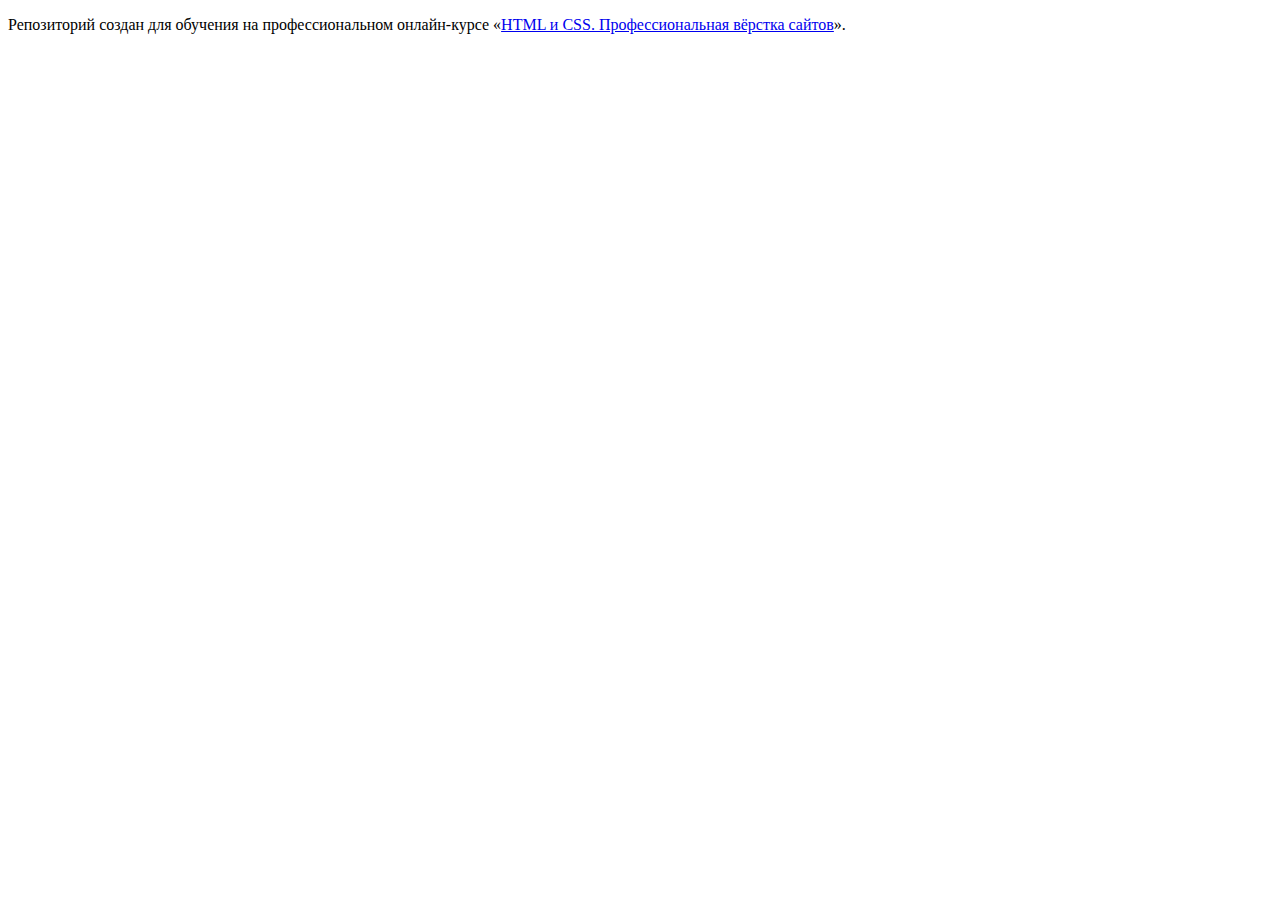
<file: index.html>
<!DOCTYPE html>
<html lang="ru">
  <head>
    <meta charset="utf-8">
    <title>HTML Academy: Седона</title>
  </head>
  <body>

    <p>Репозиторий создан для обучения на профессиональном онлайн‑курсе «<a href="https://htmlacademy.ru/intensive/htmlcss">HTML и CSS. Профессиональная вёрстка сайтов</a>».</p>

  </body>
</html>
</file>
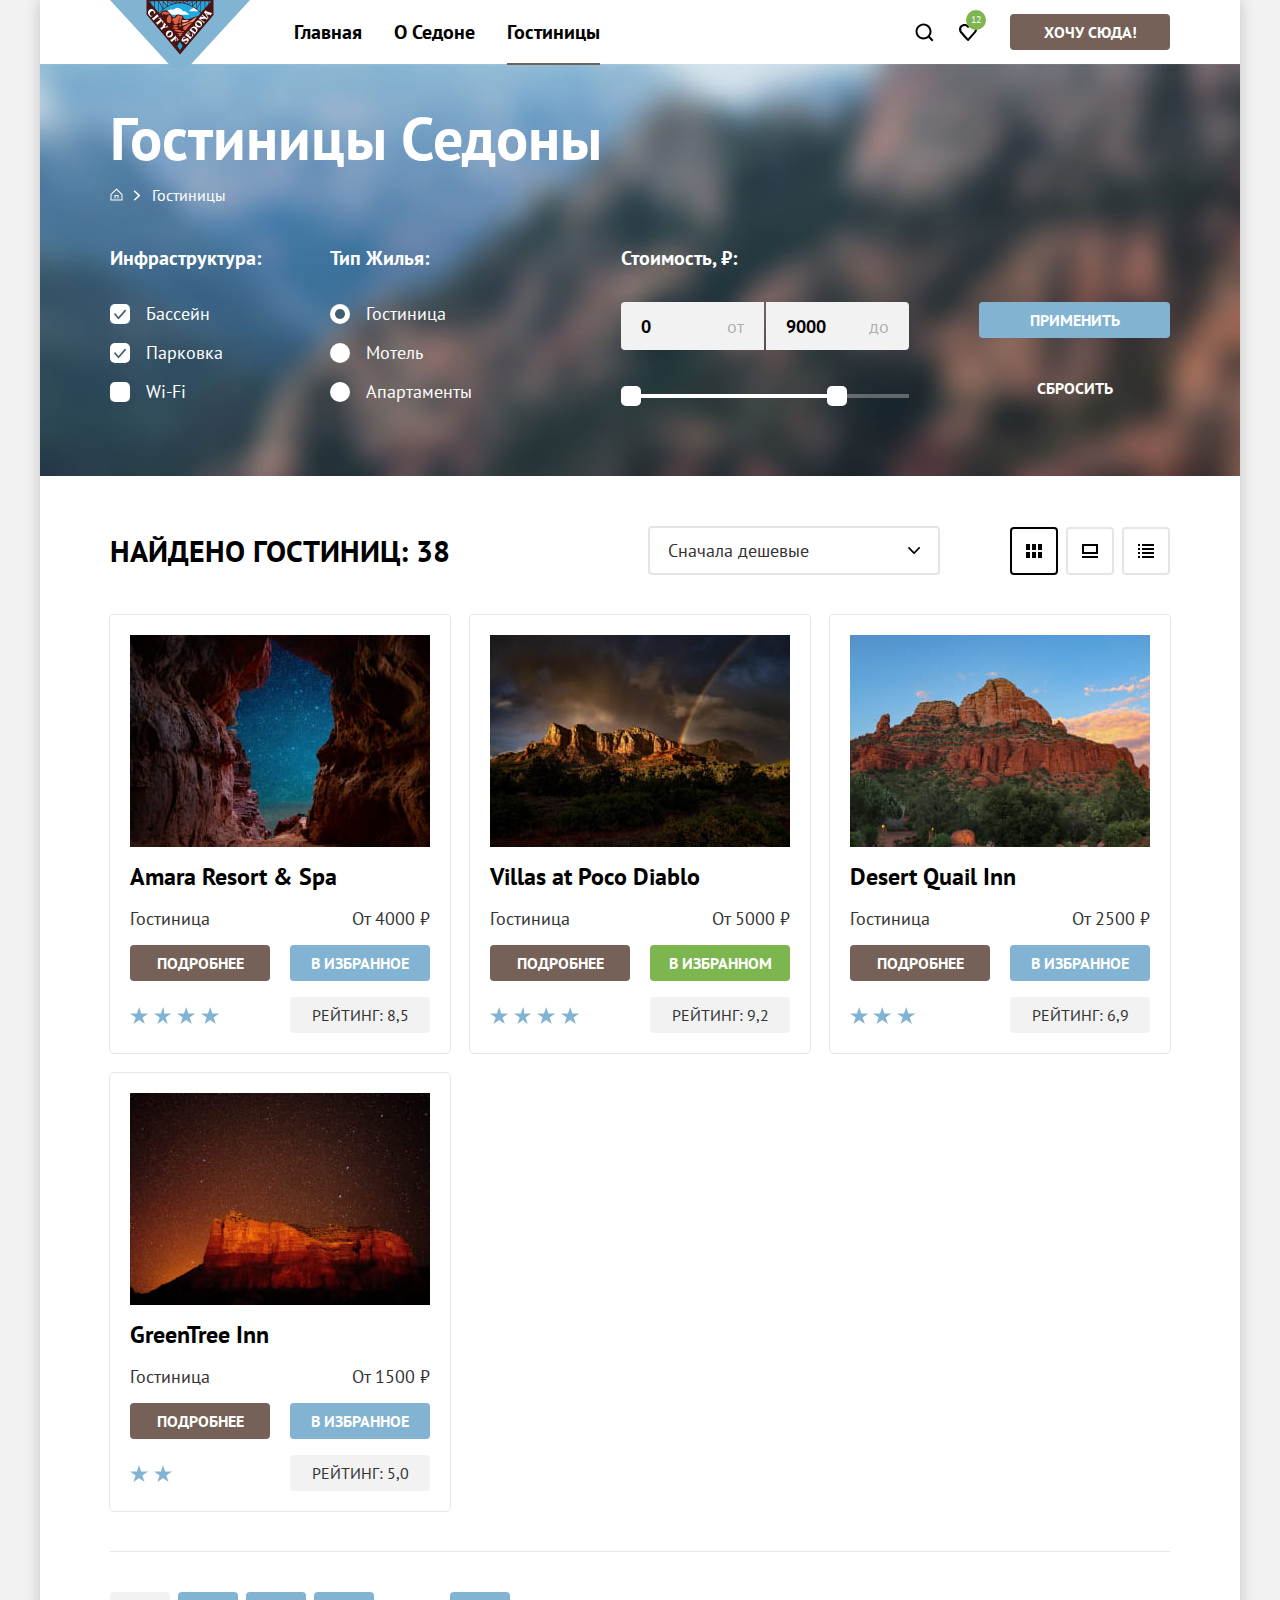
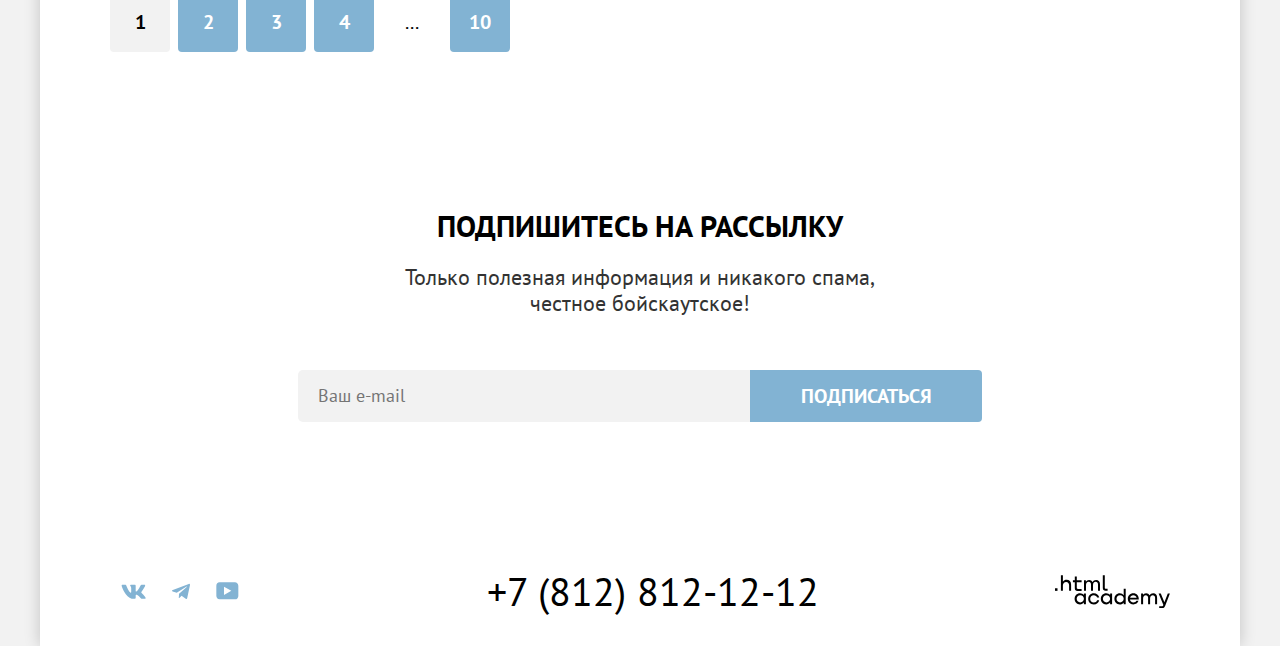
<file: catalog.html>
<!DOCTYPE html>
<html lang="ru">

  <head>
    <meta charset="UTF-8">
    <link rel="icon" href="favicon.ico">
    <link rel="icon" type="image/png" sizes="32x32" href="images/favicon.png">
    <title>Каталог</title>
    <link rel="stylesheet" href="styles/styles.css">
  </head>

  <body>
    <div class="page-container">
      <header class="main-header" data-test="header">
        <a class="main-header__logo" href="index.html" aria-current="page">
          <img class="main-header__logo-image" width="140" height="70" src="./images/svg/logo-sedona.svg"
            alt="Логотип сайта города Седона.">
        </a>
        <nav class="main-header__navigation navigation">
          <ul class="navigation__list">
            <li class="navigation__item">
              <a class="navigation__link" href="index.html">
                Главная
              </a>
            </li>
            <li class="navigation__item">
              <a class="navigation__link" href="#">
                О Седоне
              </a>
            </li>
            <li class="navigation__item">
              <a class="navigation__link navigation__link--current" href="catalog.html" aria-current="page">
                Гостиницы
              </a>
            </li>
          </ul>
        </nav>
        <ul class="main-header__user-menu user-menu">
          <li class="user-menu__item">
            <a href="#" class="user-menu__link">
              <svg class="user-menu__link-icon" aria-hidden="true" focusable="false" width="20" height="20"
                viewBox="0 0 20 20" fill="none" xmlns="http://www.w3.org/2000/svg">
                <path
                  d="M19.5 18.0083L15.8 14.3287C16.8 13.0359 17.5 11.3453 17.5 9.4558C17.5 5.08011 13.9 1.5 9.5 1.5C5.1 1.5 1.5 5.17956 1.5 9.55525C1.5 13.9309 5.1 17.511 9.5 17.511C11.3 17.511 13 16.9144 14.4 15.8204L18.1 19.5L19.5 18.0083ZM9.5 15.5221C6.2 15.5221 3.5 12.837 3.5 9.55525C3.5 6.27348 6.2 3.5884 9.5 3.5884C12.8 3.5884 15.5 6.27348 15.5 9.55525C15.5 12.837 12.8 15.5221 9.5 15.5221Z" />
              </svg>
              <span class="visually-hidden">Поиск отелей в Седоне</span>
            </a>
          </li>
          <li class="user-menu__item">
            <a href="#" class="user-menu__link">
              <svg class="user-menu__link-icon" aria-hidden="true" focusable="false" width="20" height="20"
                viewBox="0 0 20 20" fill="none" xmlns="http://www.w3.org/2000/svg">
                <path
                  d="M9.9 19C9.6 19 9.3 18.9 9.1 18.6C3.7 12.5 2.4 11.1 2.1 10.7C1.4 9.8 1 8.6 1 7.4C1 4.4 3.4 2 6.5 2C7.8 2 9 2.5 10 3.3C11 2.5 12.3 2 13.5 2C16.5 2 19 4.4 19 7.4C19 8.7 18.5 9.9 17.7 10.8L10.7 18.7C10.5 18.9 10.3 19 9.9 19ZM3.9 9.5C4.2 9.9 7.4 13.5 10 16.4L16.2 9.4C16.7 8.9 16.9 8.2 16.9 7.4C16.9 5.6 15.4 4.1 13.6 4.1C12.6 4.1 11.6 4.6 10.9 5.4C10.6 5.7 10.3 5.8 10 5.8C9.7 5.8 9.4 5.6 9.2 5.4C8.5 4.6 7.5 4.1 6.5 4.1C4.7 4.1 3.2 5.6 3.2 7.4C3.1 8.3 3.5 9 3.9 9.5C3.8 9.5 3.8 9.5 3.9 9.5Z" />
              </svg>
              <span class="visually-hidden">Отелей в избранном:</span>
              <span class="user-menu__count-favorite">12</span>
            </a>
          </li>
        </ul>
        <a class="main-header__button-link button button--bg-brown" href="#">Хочу сюда!</a>
      </header>

      <main class="page-main">
        <section class="catalog-filters">
          <h1 class="catalog-filters__title">Гостиницы Седоны</h1>
          <ol class="catalog-filters__breadcrumbs breadcrumbs">
            <li class="breadcrumbs__item">
              <a class="breadcrumbs__link breadcrumbs__link--icon-house" href="index.html">
                <span class="visually-hidden">Главная</span>
              </a>
            </li>
            <li class="breadcrumbs__item">
              <a class="breadcrumbs__link" aria-current="page">Гостиницы</a>
            </li>
          </ol>
          <form class="catalog-filters__search-form search-form" action="https://echo.htmlacademy.ru/" method="get">
            <div class="search-form__fieldset-wrapper">
              <fieldset class="search-form__fieldset">
                <legend class="search-form__legend">Инфраструктура:</legend>
                <label class="search-form__label" for="infrastructure-pool">
                  <input class="search-form__checkbox visually-hidden" type="checkbox" name="infrastructure-pool"
                    id="infrastructure-pool" checked>
                  <span class="search-form__checkmark"></span>
                  <span class="search-form__text">Бассейн</span>
                </label>
                <label class="search-form__label" for="infrastructure-parking-lot">
                  <input class="search-form__checkbox visually-hidden" type="checkbox" name="infrastructure-parking-lot"
                    id="infrastructure-parking-lot" checked>
                  <span class="search-form__checkmark"></span>
                  <span class="search-form__text">Парковка</span>
                </label>
                <label class="search-form__label" for="infrastructure-wi-fi">
                  <input class="search-form__checkbox visually-hidden" type="checkbox" name="infrastructure-wi-fi"
                    id="infrastructure-wi-fi">
                  <span class="search-form__checkmark"></span>
                  <span class="search-form__text">Wi-Fi</span>
                </label>
              </fieldset>
              <fieldset class="search-form__fieldset">
                <legend class="search-form__legend">Тип Жилья:</legend>
                <label class="search-form__label" for="type-house-hotel">
                  <input class="search-form__radio visually-hidden" type="radio" name="type-house" id="type-house-hotel"
                    value="hotel" checked>
                  <span class="search-form__checkmark"></span>
                  Гостиница
                </label>
                <label class="search-form__label" for="type-house-motel">
                  <input class="search-form__radio visually-hidden" type="radio" name="type-house" id="type-house-motel"
                    value="motel">
                  <span class="search-form__checkmark"></span>
                  Мотель
                </label>
                <label class="search-form__label" for="type-house-appartments">
                  <input class="search-form__radio visually-hidden" type="radio" name="type-house"
                    id="type-house-appartments" value="appartments">
                  <span class="search-form__checkmark"></span>
                  Апартаменты
                </label>
              </fieldset>
              <fieldset class="search-form__fieldset search-form__fieldset--fix-width">
                <legend class="search-form__legend">Стоимость, &#8381;:</legend>
                <div class="search-form__range range">
                  <div class="range__wrapper-inputs">
                    <label class="range__label">
                      <span class="range__pretext">от</span>
                      <input class="range__input range__input--left-border" type="number" value="0" name="min-price">
                    </label>
                    <label class="range__label">
                      <span class="range__pretext">до</span>
                      <input class="range__input range__input--right-border" type="number" value="9000"
                        name="max-price">
                    </label>
                  </div>
                  <div class="range__scale">
                    <div class="range__bar" style="left: 10px; width: 205px;">
                      <button class="range__toggle range__toggle--min" type="button">
                        <span class="visually-hidden">Изменить минимальную цену</span>
                      </button>
                      <button class="range__toggle range__toggle--max" type="button">
                        <span class="visually-hidden">Изменить максимальную цену</span>
                      </button>
                    </div>
                  </div>
                </div>
              </fieldset>
            </div>
            <div class="search-form__buttons">
              <button class="search-form__button button button--bg-blue" type="submit">Применить</button>
              <button class="search-form__button button button--reset" type="reset">Сбросить</button>
            </div>

          </form>
        </section>

        <section class="catalog">
          <h2 class="visually-hidden">Каталог гостиниц</h2>
          <div class="catalog__sort-container">
            <p class="catalog__result">Найдено гостиниц:
              <span class="catalog__result-count">38</span>
            </p>
            <select class="catalog__sort-select" aria-label="Сортировка">
              <option value="cheap">Сначала дешевые</option>
              <option value="expensive">Сначала дорогие</option>
              <option value="popular">Сначала популярные</option>
            </select>
            <ul class="catalog__switch-list switch">
              <li class="switch__item">
                <a class="switch__link switch__link--tile switch__link--current" href="catalog.html?view=tile">
                  <span class="visually-hidden">Отображение в виде плитки</span>
                </a>
              </li>
              <li class="switch__item">
                <a class="switch__link switch__link--cards" href="catalog.html?view=card">
                  <span class="visually-hidden">Отображение в виде карточек</span>
                </a>
              </li>
              <li class="switch__item">
                <a class="switch__link switch__link--list" href="catalog.html?view=list">
                  <span class="visually-hidden">Отображение в виде списка</span>
                </a>
              </li>
            </ul>
          </div>
          <ul class="catalog__hotel-list">
            <li class="catalog__hotel-item hotel-card">
              <a class="hotel-card__link" href="#">
                <img class="hotel-card__photo" src="./images/hotel-1.jpg" width="300" height="212"
                  alt="Гостиница Amara Resort & Spa.">
                <h3 class="hotel-card__title">Amara Resort & Spa</h3>
              </a>
              <p class="hotel-card__type-house">Гостиница</p>
              <p class="hotel-card__price">От 4000 &#8381;</p>
              <a class="hotel-card__button-link button button--bg-brown" href="">Подробнее</a>
              <button class="hotel-card__button-favorite button button--bg-blue" type="button">В избранное</button>
              <p class="hotel-card__stars hotel-card__stars--stars-4">
                <span class="visually-hidden">Отель 4 звезды</span>
              </p>
              <p class="hotel-card__rating">Рейтинг:
                <span class="hotel-card__rating-score">8,5</span>
              </p>
            </li>
            <li class="catalog__hotel-item hotel-card">
              <a class="hotel-card__link" href="#">
                <img class="hotel-card__photo" src="./images/hotel-2.jpg" width="300" height="212"
                  alt="Гостиница Villas at Poco Diablo.">
                <h3 class="hotel-card__title">Villas at Poco Diablo</h3>
              </a>
              <p class="hotel-card__type-house">Гостиница</p>
              <p class="hotel-card__price">От 5000 &#8381;</p>
              <a class="hotel-card__button-link button button--bg-brown" href="">Подробнее</a>
              <button class="hotel-card__button-favorite button button--bg-green" type="button">В избранном</button>
              <p class="hotel-card__stars hotel-card__stars--stars-4">
                <span class="visually-hidden">Отель 4 звезды</span>
              </p>
              <p class="hotel-card__rating">Рейтинг:
                <span class="hotel-card__rating-score">9,2</span>
              </p>
            </li>
            <li class="catalog__hotel-item hotel-card">
              <a class="hotel-card__link" href="#">
                <img class="hotel-card__photo" src="./images/hotel-3.jpg" width="300" height="212"
                  alt="Гостиница Desert Quail Inn.">
                <h3 class="hotel-card__title">Desert Quail Inn</h3>
              </a>
              <p class="hotel-card__type-house">Гостиница</p>
              <p class="hotel-card__price">От 2500 &#8381;</p>
              <a class="hotel-card__button-link button button--bg-brown" href="">Подробнее</a>
              <button class="hotel-card__button-favori te button button--bg-blue" type="button">В избранное</button>
              <p class="hotel-card__stars hotel-card__stars--stars-3">
                <span class="visually-hidden">Отель 3 звезды</span>
              </p>
              <p class="hotel-card__rating">Рейтинг:
                <span class="hotel-card__rating-score">6,9</span>
              </p>
            </li>
            <li class="catalog__hotel-item hotel-card">
              <a class="hotel-card__link" href="#">
                <img class="hotel-card__photo" src="./images/hotel-4.jpg" width="300" height="212"
                  alt="Гостиница GreenTree Inn.">
                <h3 class="hotel-card__title">GreenTree Inn</h3>
              </a>
              <p class="hotel-card__type-house">Гостиница</p>
              <p class="hotel-card__price">От 1500 &#8381;</p>
              <a class="hotel-card__button-link button button--bg-brown" href="">Подробнее</a>
              <button class="hotel-card__button-favorite button button--bg-blue" type="button">В избранное</button>
              <p class="hotel-card__stars hotel-card__stars--stars-2">
                <span class="visually-hidden">Отель 2 звезды</span>
              </p>
              <p class="hotel-card__rating">Рейтинг:
                <span class="hotel-card__rating-score">5,0</span>
              </p>
            </li>
          </ul>
          <ul class="catalog__pagination pagination">
            <li class="pagination__item">
              <a class="pagination__link pagination__link--current">1</a>
            </li>
            <li class="pagination__item">
              <a class="pagination__link" href="#">2</a>
            </li>
            <li class="pagination__item">
              <a class="pagination__link" href="#">3</a>
            </li>
            <li class="pagination__item">
              <a class="pagination__link" href="#">4</a>
            </li>
            <li class="pagination__item">
              <span class="pagination__link pagination__link--dots">...</span>
            </li>
            <li class="pagination__item">
              <a class="pagination__link" href="#">10</a>
            </li>
          </ul>
        </section>

        <section class="subscription" data-test="subscribe">
          <h2 class="subscription__section-head section-head">Подпишитесь на рассылку</h2>
          <p class="subscription__section-description section-description">
            Только полезная информация и никакого спама,<br>честное бойскаутское!
          </p>
          <form class="subscription__subscribe-form subscribe-form" action="https://echo.htmlacademy.ru/" method="post">
            <label class="visually-hidden" for="subscribe-form-email">Введите ваш email:</label>
            <input class="subscribe-form__input" type="email" placeholder="Ваш e-mail" name="subscribe-form-email"
              id="subscribe-form-email" required>
            <button class="subscribe-form__button button button--bg-blue" type="submit">Подписаться</button>
          </form>
        </section>

      </main>

      <footer class="main-footer" data-test="footer">
        <ul class="main-footer__social-list social">
          <li class="social__item">
            <a class="social__link" href="https://vk.com/htmlacademy">
              <svg class="social__link-icon" aria-hidden="true" focusable="false" width="25" height="15"
                viewBox="0 0 25 15" fill="none" xmlns="http://www.w3.org/2000/svg">
                <path fill-rule="evenodd" clip-rule="evenodd"
                  d="M24.1164 1.80445C24.2824 1.25845 24.1164 0.856445 23.3214 0.856445H20.6964C20.0284 0.856445 19.7204 1.20345 19.5534 1.58645C19.5534 1.58645 18.2184 4.78245 16.3274 6.85845C15.7154 7.46045 15.4374 7.65145 15.1034 7.65145C14.9364 7.65145 14.6854 7.46045 14.6854 6.91345V1.80445C14.6854 1.14845 14.5014 0.856445 13.9454 0.856445H9.81738C9.40038 0.856445 9.14938 1.16045 9.14938 1.44945C9.14938 2.07045 10.0954 2.21445 10.1924 3.96245V7.76045C10.1924 8.59345 10.0394 8.74444 9.70538 8.74444C8.81538 8.74444 6.65038 5.53345 5.36538 1.85945C5.11638 1.14445 4.86438 0.856445 4.19338 0.856445H1.56638C0.816382 0.856445 0.666382 1.20345 0.666382 1.58645C0.666382 2.26845 1.55638 5.65645 4.81138 10.1374C6.98138 13.1974 10.0364 14.8564 12.8194 14.8564C14.4884 14.8564 14.6944 14.4884 14.6944 13.8534V11.5404C14.6944 10.8034 14.8524 10.6564 15.3814 10.6564C15.7714 10.6564 16.4384 10.8484 17.9964 12.3234C19.7764 14.0724 20.0694 14.8564 21.0714 14.8564H23.6964C24.4464 14.8564 24.8224 14.4884 24.6064 13.7604C24.3684 13.0364 23.5184 11.9854 22.3914 10.7384C21.7794 10.0284 20.8614 9.26345 20.5824 8.88045C20.1934 8.38945 20.3044 8.17044 20.5824 7.73345C20.5824 7.73345 23.7824 3.30745 24.1154 1.80445H24.1164Z" />
              </svg>
              <span class="visually-hidden">ВКонтакте</span>
            </a>
          </li>
          <li class="social__item">
            <a class="social__link" href="https://t.me/htmlacademy">
              <svg class="social__link-icon" aria-hidden="true" focusable="false" width="18" height="17"
                viewBox="0 0 18 17" fill="none" xmlns="http://www.w3.org/2000/svg">
                <path
                  d="M16.785 0.955705L0.840489 7.1042C-0.247661 7.54126 -0.241365 8.14828 0.640845 8.41897L4.73445 9.69597L14.2058 3.72014C14.6537 3.44766 15.0629 3.59424 14.7265 3.89281L7.05283 10.8183H7.05103L7.05283 10.8192L6.77045 15.0387C7.18413 15.0387 7.36669 14.8489 7.59871 14.625L9.58705 12.6915L13.7229 15.7464C14.4855 16.1664 15.0332 15.9506 15.2229 15.0405L17.9379 2.2453C18.2158 1.13107 17.5126 0.626562 16.785 0.955705Z" />
              </svg>
              <span class="visually-hidden">Телеграм</span>
            </a>
          </li>
          <li class="social__item">
            <a class="social__link" href="https://www.youtube.com/user/htmlacademyru">
              <svg class="social__link-icon" aria-hidden="true" focusable="false" width="23" height="18"
                viewBox="0 0 23 18" fill="none" xmlns="http://www.w3.org/2000/svg">
                <path
                  d="M18.9402 0.356445H3.50738C1.64668 0.356445 0.333252 1.9502 0.333252 3.75645V13.8502C0.333252 15.7627 1.64668 17.3564 3.50738 17.3564H19.1591C20.8009 17.3564 22.3333 15.7627 22.3333 13.9564V3.75645C22.1143 1.9502 20.8009 0.356445 18.9402 0.356445ZM7.99494 12.8939V4.81894L15.3283 8.85645L7.99494 12.8939Z" />
              </svg>
              <span class="visually-hidden">Ютуб</span>
            </a>
          </li>
        </ul>
        <a class="main-footer__contacts-phone" href="tel:+78128121212">+7 (812) 812-12-12</a>
        <a class="main-footer__copyright-link" href="https://htmlacademy.ru/intensive/htmlcss">
          <svg class="main-footer__copyright-link-icon" width="115" height="33" viewBox="0 0 115 33" role="img"
            aria-label="Логотип Html Академии." fill="none" xmlns="http://www.w3.org/2000/svg">
            <path d="M0 13.2564V15.8564H2.5V13.2564H0Z" />
            <path
              d="M11.6 4.85645C10 4.85645 8.8 5.55645 8 6.55645H7.9V0.356445H5.9V15.8564H7.9V10.5564C7.9 8.45645 9.2 6.95645 11.2 6.95645C13 6.95645 14.1 8.35645 14.1 10.1564V15.8564H16.1V9.75644C16.2 6.75644 14.3 4.85645 11.6 4.85645Z" />
            <path
              d="M26.6 5.15645H21.8V1.45645H19.8V5.25645H17.9V7.25645H19.8V13.2564C19.8 14.9564 20.8 15.9564 22.5 15.9564H26.6V13.9564H22.9C22.2 13.9564 21.8 13.5564 21.8 12.8564V7.15645H26.6V5.15645Z" />
            <path
              d="M41.1 4.95645C39.5 4.95645 38.2 5.75644 37.6 7.05645H37.5C36.9 5.85645 35.7 4.95645 34.1 4.95645C32.7 4.95645 31.6 5.75645 31 6.75645H30.9V5.15645H29V15.7564H31V10.3564C31 8.35645 32 6.85645 33.6 6.85645C35.1 6.85645 36 7.85645 36 9.45645V15.7564H38V10.1564C38 7.75645 39.4 6.85645 40.6 6.85645C42.1 6.85645 43 7.85645 43 9.45645V15.7564H45V9.25644C45.1 6.75644 43.6 4.95645 41.1 4.95645Z" />
            <path
              d="M47.8 13.0564C47.8 14.7564 48.8 15.7564 50.6 15.7564H52.6V13.7564H50.9C50.2 13.7564 49.8 13.3564 49.8 12.6564V0.356445H47.8V13.0564Z" />
            <path
              d="M28.9 20.0564C28 18.9564 26.7 18.2564 25 18.2564C21.9 18.2564 19.6 20.5564 19.6 23.8564C19.6 27.1564 21.9 29.4564 25 29.4564C26.8 29.4564 28 28.6564 28.8 27.5564H28.9V29.1564H30.9V18.5564H28.9V20.0564ZM25.3 27.4564C23.1 27.4564 21.7 25.8564 21.7 23.8564C21.7 21.8564 23.1 20.2564 25.3 20.2564C27.5 20.2564 28.9 21.8564 28.9 23.8564C28.9 25.7564 27.5 27.4564 25.3 27.4564Z" />
            <path
              d="M44.2 22.3564C43.7 19.9564 41.6 18.2564 38.8 18.2564C35.4 18.2564 33.2 20.7564 33.2 23.8564C33.2 26.9564 35.4 29.4564 38.8 29.4564C41.6 29.4564 43.7 27.6564 44.2 25.2564H42.1C41.7 26.5564 40.4 27.5564 38.8 27.5564C36.6 27.5564 35.2 25.9564 35.2 23.9564C35.2 21.9564 36.6 20.3564 38.8 20.3564C40.4 20.3564 41.6 21.3564 42.1 22.5564H44.2V22.3564Z" />
            <path
              d="M55.1 20.0564C54.2 18.9564 52.9 18.2564 51.2 18.2564C48.1 18.2564 45.8 20.5564 45.8 23.8564C45.8 27.1564 48.1 29.4564 51.2 29.4564C53 29.4564 54.2 28.6564 55 27.5564H55.1V29.1564H57.1V18.5564H55.1V20.0564ZM51.5 27.4564C49.3 27.4564 47.9 25.8564 47.9 23.8564C47.9 21.8564 49.3 20.2564 51.5 20.2564C53.7 20.2564 55.1 21.8564 55.1 23.8564C55.1 25.7564 53.6 27.4564 51.5 27.4564Z" />
            <path
              d="M68.7 20.1564C67.8 19.0564 66.5 18.2564 64.8 18.2564C61.7 18.2564 59.4 20.5564 59.4 23.8564C59.4 27.1564 61.6 29.4564 64.8 29.4564C66.5 29.4564 67.8 28.6564 68.6 27.6564H68.7V29.1564H70.7V13.7564H68.7V20.1564ZM65.1 27.4564C62.9 27.4564 61.5 25.8564 61.5 23.8564C61.5 21.8564 62.9 20.2564 65.1 20.2564C67.3 20.2564 68.7 21.8564 68.7 23.8564C68.6 25.8564 67.2 27.4564 65.1 27.4564Z" />
            <path
              d="M78.3 18.2564C75 18.2564 72.8 20.7564 72.8 23.8564C72.8 26.8564 74.9 29.4564 78.3 29.4564C80.8 29.4564 82.8 28.1564 83.5 25.8564H81.4C80.9 26.8564 79.8 27.4564 78.4 27.4564C76.5 27.4564 75.1 26.1564 75 24.5564H83.8C84 20.9564 81.8 18.2564 78.3 18.2564ZM78.3 20.1564C80 20.1564 81.3 21.1564 81.6 22.7564H75.1C75.4 21.2564 76.6 20.1564 78.3 20.1564Z" />
            <path
              d="M98.2 18.2564C96.6 18.2564 95.3 19.0564 94.6 20.2564H94.5C93.9 19.0564 92.7 18.2564 91.1 18.2564C89.7 18.2564 88.6 18.9564 88 20.0564V18.5564H86.1V29.1564H88.1V23.7564C88.1 21.7564 89.1 20.3564 90.7 20.2564C92.2 20.2564 93.1 21.2564 93.1 22.8564V29.1564H95.1V23.5564C95.1 21.1564 96.5 20.2564 97.7 20.2564C99.2 20.2564 100.1 21.2564 100.1 22.8564V29.1564H102.1V22.6564C102.2 20.0564 100.7 18.2564 98.2 18.2564Z" />
            <path
              d="M109.4 27.3564L105.8 18.4564H103.6L108.4 30.0564C108.1 30.9564 107.7 31.2564 106.7 31.2564H104.2V33.2564H106.7C108.5 33.2564 109.5 32.4564 110.2 30.6564L114.9 18.4564H112.8L109.4 27.3564Z" />
          </svg>
        </a>
      </footer>
    </div>
  </body>

</html>
</file>
<file: styles/styles.css>
@font-face {
  font-family: "PT Sans";
  font-style: normal;
  font-weight: 400;
  src: url("../fonts/ptsans-400.woff2") format("woff2");
  font-display: swap;
}

@font-face {
  font-family: "PT Sans";
  font-style: normal;
  font-weight: 700;
  src: url("../fonts/ptsans-700.woff2") format("woff2");
  font-display: swap;
}

*,
*::before,
*::after {
  box-sizing: border-box;
}

body {
  margin: 0;
  font-family: "PT Sans", sans-serif;
  font-size: 18px;
  line-height: 21px;
  color: #333333;
  background-color: #f2f2f2;
  height: 100%;
  min-width: 1200px;
}

img {
  max-width: 100%;
  height: auto;
  object-fit: contain;
}

.visually-hidden {
  position: absolute;
  width: 1px;
  height: 1px;
  margin: -1px;
  padding: 0;
  border: 0;
  white-space: nowrap;
  -webkit-clip-path: inset(100%);
  clip-path: inset(100%);
  clip: rect(0 0 0 0);
  overflow: hidden;
}

.page-container {
  display: flex;
  flex-direction: column;
  width: 1200px;
  min-height: 100vh;
  margin: 0 auto;
  background-color: #ffffff;
  box-shadow: 0 0 15px 0 rgba(0, 0, 0, 0.2);
}

/* header */

.main-header {
  position: relative;
  display: flex;
  justify-content: space-between;
  align-items: center;
  padding-right: 70px;
}

.main-header__logo:hover .main-header__logo-image {
  opacity: 0.8;
}

.main-header__logo:focus .main-header__logo-image {
  opacity: 0.6;
}

.main-header__logo {
  position: absolute;
  top: 0;
  left: 70px;
  z-index: 10;
  outline: none;
}

.navigation__list {
  display: flex;
  flex-wrap: wrap;
  margin: 0;
  margin-left: 238px;
  padding: 0;
  list-style: none;
}

.navigation__link {
  position: relative;
  display: block;
  padding: 20px 16px;
  font-size: 20px;
  font-weight: 700;
  line-height: 24px;
  text-decoration: none;
  color: #000000;
  outline: none;
}

.navigation__link:hover {
  color: #756157;
}

.navigation__link:focus {
  color: #756157;
}

.navigation__link:active {
  color: rgba(117, 97, 87, 0.3);
}

.navigation__link--current::after {
  position: absolute;
  left: 16px;
  right: 16px;
  bottom: -1px;
  z-index: 1;
  content: "";
  height: 2px;
  background-color: #756257;
  pointer-events: none;
}

.main-header__user-menu {
  margin: 0 20px 0 auto;
}

.user-menu {
  display: flex;
  align-items: center;
  flex-wrap: wrap;
  min-width: 150px;
  max-width: 250px;
  list-style: none;
  padding: 0;
  padding-left: 62px;
}

.user-menu__link {
  position: relative;
  display: flex;
  align-items: center;
  justify-content: center;
  text-decoration: none;
  padding: 22px 12px;
  outline: none;
}

.user-menu__link:hover .user-menu__link-icon {
  fill: #756157;
}

.user-menu__link:hover .user-menu__count-favorite {
  opacity: 0.8;
}

.user-menu__link:focus .user-menu__link-icon {
  fill: #756157;
}

.user-menu__link:focus .user-menu__count-favorite {
  opacity: 0.8;
}

.user-menu__link:active .user-menu__link-icon {
  fill: rgba(117, 97, 87, 0.3);
}

.user-menu__link:active .user-menu__count-favorite {
  opacity: 0.3;
}

.user-menu__link-icon {
  fill: #000000;
}

.user-menu__count-favorite {
  position: absolute;
  top: 10px;
  left: 20px;
  display: flex;
  align-items: center;
  justify-content: center;
  min-width: 20px;
  max-width: 30px;
  height: 20px;
  overflow: hidden;
  font-size: 10px;
  line-height: 10px;
  color: #ffffff;
  background: #7db54f;
  border-radius: 50%;
}

.button {
  display: inline-block;
  padding: 8px 10px;
  align-content: center;
  font-family: inherit;
  font-size: 16px;
  font-weight: 700;
  line-height: 20px;
  text-align: center;
  text-transform: uppercase;
  text-decoration: none;
  color: #ffffff;
  border: none;
  border-radius: 4px;
  cursor: pointer;
  outline: none;
}

.button:disabled {
  pointer-events: none;
  background-color: #e5e5e5;
}

.main-header__button-link {
  width: 160px;
  flex-shrink: 0;
}

.button--bg-brown {
  background-color: #756157;
}

.button--bg-brown:focus {
  background-color: #615048;
}

.button--bg-brown:hover {
  background-color: #615048;
}

.button--bg-brown:active {
  color: rgba(255, 255, 255, 0.3);
  background-color: #756157;
}

/* footer */

.main-footer {
  display: flex;
  align-items: center;
  justify-content: space-between;
  padding: 45px 70px 35px;
}

.social {
  display: grid;
  grid-template-columns: repeat(3, 1fr);
  margin: 0;
  padding: 0;
  list-style: none;
}

.social__link {
  display: flex;
  align-items: center;
  justify-content: center;
  height: 40px;
  width: 47px;
  outline: none;
}

.social__link:hover .social__link-icon {
  fill: #68a2ca;
}

.social__link:focus .social__link-icon {
  fill: #68a2ca;
}

.social__link:active .social__link-icon {
  fill: rgba(104, 162, 202, 0.3);
}

.social__link-icon {
  fill: #83b3d3;
}

.main-footer__contacts-phone {
  display: inline-block;
  max-width: 400px;
  font-size: 40px;
  line-height: 40px;
  text-decoration: none;
  color: #000000;
  outline: none;
}

.main-footer__contacts-phone:hover {
  color: #756157;
}

.main-footer__contacts-phone:focus {
  color: #756157;
}

.main-footer__contacts-phone:active {
  color: rgba(117, 97, 87, 0.3);
}

.main-footer__copyright-link {
  display: flex;
  align-items: center;
  outline: none;
}

.main-footer__copyright-link-icon {
  fill: #000000;
}

.main-footer__copyright-link:hover .main-footer__copyright-link-icon {
  fill: #756157;
}

.main-footer__copyright-link:focus .main-footer__copyright-link-icon {
  fill: #756157;
}

.main-footer__copyright-link:active .main-footer__copyright-link-icon {
  fill: rgba(117, 97, 87, 0.3);
}

/* index */

.page-main {
  flex-grow: 1;
}

.hero {
  position: relative;
  z-index: 0;
  overflow: hidden;
  min-height: 485px;
  padding-top: 51px;
  padding-bottom: 78px;
  text-align: center;
  background: url("../images/background-hero.jpg") no-repeat;
  background-size: cover;
  background-color: #407aa6;
}

.hero::after {
  position: absolute;
  content: "";
  bottom: 0;
  left: 0;
  width: 100%;
  height: 57px;
  background: url("../images/svg/background-mask.svg") no-repeat bottom;
  background-size: cover;
}

.section-head {
  font-size: 30px;
  font-weight: 700;
  line-height: 36px;
  text-transform: uppercase;
  text-align: center;
  color: #000000;
  margin: 0 auto;
  max-width: 630px;
}

.section-description {
  font-size: 22px;
  line-height: 26px;
  margin: 0 auto;
  max-width: 660px;
}

.advantages {
  text-align: center;
  padding-top: 69px;
}

.advantages__section-head {
  margin-bottom: 25px;
}

.advantages__section-description {
  margin-bottom: 90px;
}

.advantages__list {
  display: flex;
  flex-wrap: wrap;
  margin: 0;
  padding-left: 0;
  list-style: none;
  text-align: center;
}

.advantages__item {
  display: flex;
  flex-direction: column;
  justify-content: center;
  align-items: center;
  width: 400px;
  min-height: 385px;
  padding: 103px 85px;
}

.advantages__item--wide {
  display: flex;
  flex-direction: row;
  width: 100%;
  padding: 0;
  color: #ffffff;
  background-color: #82b3d3;
}

.advantages__item:nth-child(even):not(.advantages__item--wide) {
  background-color: rgba(131, 179, 211, 0.12);
}

.advantages__item:nth-child(odd):not(.advantages__item--wide) {
  background-color: rgba(131, 179, 211, 0.2);
}

.advantages__wrapper-item {
  display: flex;
  flex-direction: column;
  align-items: center;
  padding: 103px 85px;
}

.advantages__photo {
  display: block;
}

.advantages__title {
  position: relative;
  font-size: 24px;
  font-weight: 700;
  line-height: 28px;
  text-transform: uppercase;
  color: #000000;
  margin: 0;
  padding-bottom: 30px;
}

.advantages__title::after {
  position: absolute;
  content: "";
  display: block;
  bottom: 0;
  left: 50%;
  width: 60px;
  height: 2px;
  opacity: 0.3;
  transform: translateX(-50%);
  background-color: currentcolor;
}

.advantages__description {
  margin: 0;
  margin-top: 30px;
}

.advantages__item--wide .advantages__title {
  color: #ffffff;
}

.services {
  text-align: center;
  padding-top: 64px;
}

.services__section-head {
  margin-bottom: 20px;
}

.services__section-description {
  margin-bottom: 64px;
}

.services__list {
  display: flex;
  flex-wrap: wrap;
  margin: 0;
  padding: 0;
  list-style: none;
}

.services__item {
  display: flex;
  flex-direction: column;
  justify-content: center;
  align-items: center;
  width: 400px;
  min-height: 385px;
  padding: 80px 85px;
}

.services__item:nth-child(odd) {
  background-color: rgba(131, 179, 211, 0.12);
}

.services__title {
  position: relative;
  font-size: 24px;
  font-weight: 700;
  line-height: 28px;
  text-transform: uppercase;
  color: #000000;
  margin: 0;
  margin-bottom: 30px;
}

.services__title::before {
  content: "";
  display: block;
  width: 75px;
  height: 72px;
  margin: 0 auto;
  margin-bottom: 30px;
  background-position: center;
  background-size: contain;
  background-repeat: no-repeat;
}

.services__title--house::before {
  background-image: url("../images/svg/house.svg");
}

.services__title--food::before {
  background-image: url("../images/svg/burger.svg");
}

.services__title--gift::before {
  background-image: url("../images/svg/gift.svg");
}

.services__description {
  margin: 0;
}

.search {
  text-align: center;
  padding: 96px 0;
}

.search__section-head {
  margin-bottom: 20px;
}

.search__section-description {
  margin-bottom: 54px;
}

.search__button-modal {
  width: 376px;
  font-size: 20px;
  line-height: 36px;
  margin: 0 auto;
}

.subscription {
  text-align: center;
  padding-top: 96px;
  padding-bottom: 104px;
}

.subscription--with-background {
  background: url("../images/background-subscribe.jpg") no-repeat;
  background-color: #407aa6;
  background-size: cover;
}

.section-description--color-white,
.section-head--color-white {
  color: #ffffff;
}

.subscription__section-head {
  margin-bottom: 20px;
}

.subscription__section-description {
  margin-bottom: 54px;
}

.subscribe-form {
  display: flex;
  justify-content: center;
}

.subscribe-form__input {
  font-family: inherit;
  font-size: 18px;
  font-weight: 400;
  line-height: 24px;
  background-color: #f2f2f2;
  border: none;
  border-top-left-radius: 5px;
  border-bottom-left-radius: 5px;
  width: 452px;
  min-height: 52px;
  padding: 0 20px;
}

.subscribe-form__input:hover {
  background-color: #e6e6e6;
}

.subscribe-form__input:focus {
  outline: 2px solid #83b3d3;
  background-color: #e6e6e6;
}

.subscribe-form__input:disabled {
  background-color: #e5e5e5;
  pointer-events: none;
}

.subscribe-form__button {
  width: 232px;
  font-size: 20px;
  line-height: 36px;
  border-top-left-radius: 0;
  border-bottom-left-radius: 0;
}

.button--bg-blue {
  background-color: #82b3d3;
}

.button--bg-blue:focus {
  background-color: #68a2ca;
  outline: none;
}

.button--bg-blue:hover {
  background-color: #68a2ca;
}

.button--bg-blue:active {
  background-color: #82b3d3;
  color: rgba(255, 255, 255, 0.3);
}

/* catalog */

.catalog-filters {
  padding: 35px 70px 70px;
  background: url("../images/background-form.jpg") no-repeat;
  background-color: #6e5550;
  background-size: cover;
  color: #ffffff;
}

.catalog-filters__title {
  font-size: 60px;
  font-weight: 700;
  line-height: 78px;
  color: #ffffff;
  margin: 0;
  margin-bottom: 8px;
}

.breadcrumbs {
  display: flex;
  flex-wrap: wrap;
  list-style: none;
  font-size: 16px;
  margin: 0;
  padding: 0;
}

.catalog-filters__breadcrumbs {
  margin-bottom: 40px;
}

.breadcrumbs__item {
  position: relative;
  margin-right: 28px;
}

.breadcrumbs__item:not(:first-child) .breadcrumbs__link::before {
  content: "";
  position: absolute;
  display: inline-block;
  width: 8px;
  height: 21px;
  left: -19px;
  background: url("../images/svg/breadcrumbs-separator.svg") no-repeat center;
}

.breadcrumbs__item:last-child .breadcrumbs__link {
  margin-right: 0;
}

.breadcrumbs__link {
  margin-right: 14px;
}

.breadcrumbs__link--icon-house:hover {
  opacity: 0.6;
}

.breadcrumbs__link--icon-house:focus {
  opacity: 0.6;
}

.breadcrumbs__link--icon-house:active {
  opacity: 0.3;
}

.breadcrumbs__link--icon-house::after {
  position: absolute;
  content: "";
  display: inline-block;
  background-image: url("../images/svg/breadcrumbs-home.svg");
  background-position: center;
  background-repeat: no-repeat;
  width: 13px;
  height: 21px;
}

.search-form {
  display: flex;
  justify-content: space-between;
  width: 100%;
}

.search-form__fieldset-wrapper {
  display: flex;
  flex-wrap: wrap;
  width: 100%;
  margin-right: 70px;
  gap: 20px;
  row-gap: 50px;
}

.search-form__fieldset {
  display: flex;
  flex-direction: column;
  min-width: 200px;
  max-width: 235px;
  border: none;
  margin: 0;
  padding: 0;
}

.search-form__fieldset:nth-child(2) {
  margin-right: auto;
}

.search-form__fieldset--fix-width {
  min-width: 288px;
  max-width: 288px;
}

.search-form__legend {
  font-size: 20px;
  font-weight: 700;
  line-height: 24px;
  padding: 0;
  margin-bottom: 32px;
}

.search-form__label {
  display: flex;
  align-items: center;
  gap: 16px;
  font-size: 18px;
  line-height: 23px;
  cursor: pointer;
}

.search-form__label:hover {
  opacity: 0.6;
}

.search-form__label:active {
  opacity: 0.3;
}

.search-form__label:has(> .search-form__checkbox:disabled) {
  opacity: 0.1;
  pointer-events: none;
}

.search-form__label:has(> .search-form__radio:disabled) {
  opacity: 0.1;
  pointer-events: none;
}

.search-form__label:not(:last-child) {
  margin-bottom: 16px;
}

.search-form__checkmark {
  position: relative;
  display: inline-block;
  flex-shrink: 0;
  width: 20px;
  height: 20px;
  border-radius: 5px;
  background-color: #ffffff;
  vertical-align: middle;
}

.search-form__radio + .search-form__checkmark {
  border-radius: 50%;
}

.search-form__checkbox:checked + .search-form__checkmark::after {
  position: absolute;
  content: "";
  background-image: url("../images/svg/tick.svg");
  width: 20px;
  height: 20px;
}

.search-form__checkbox:focus + .search-form__checkmark {
  outline: 3px solid #83b3d3;
}


.search-form__radio:checked + .search-form__checkmark::after {
  position: absolute;
  content: "";
  background-color: #3f5e72;
  border-radius: 50%;
  width: 10px;
  height: 10px;
  top: 50%;
  left: 50%;
  transform: translate(-50%, -50%);
}

.search-form__radio:focus + .search-form__checkmark {
  outline: 3px solid #83b3d3;
}

.range__wrapper-inputs {
  display: flex;
  gap: 2px;
  margin-bottom: 44px;
}

.range__label {
  position: relative;
  display: inline-block;
  width: 143px;
  height: 48px;
}

.range__pretext {
  position: absolute;
  top: 13px;
  right: 20px;
  line-height: 24px;
  color: rgba(0, 0, 0, 0.3);
}

.range__input {
  width: 100%;
  height: 100%;
  padding-left: 20px;
  padding-right: 50px;
  font-family: inherit;
  font-size: 18px;
  font-weight: 700;
  line-height: 24px;
  color: #000000;
  background-color: #f2f2f2;
  border: none;
  -moz-appearance: textfield;
}

.range__input:hover {
  background-color: #e6e6e6;
}

.range__input:focus {
  outline: 2px solid #83b3d3;
  background-color: #e6e6e6;
}

.range__input:disabled {
  background-color: #e5e5e5;
  pointer-events: none;
}

.range__input::-webkit-outer-spin-button,
.range__input::-webkit-inner-spin-button {
  -webkit-appearance: none;
  appearance: none;
}

.range__input--left-border {
  border-top-left-radius: 4px;
  border-bottom-left-radius: 4px;
}

.range__input--right-border {
  border-top-right-radius: 4px;
  border-bottom-right-radius: 4px;
}

.range__scale {
  position: relative;
  height: 4px;
  background-color: rgba(255, 255, 255, 0.3);
}

.range__bar {
  position: absolute;
  height: 4px;
  background-color: #ffffff;
}

.range__toggle {
  position: absolute;
  width: 20px;
  height: 20px;
  background-color: #ffffff;
  border: none;
  border-radius: 5px;
}

.range__toggle:hover {
  box-shadow: 0 4px 10px 0 #00000040;
}

.range__toggle:focus {
  outline: 3px solid #83b3d3;
  box-shadow: 0 4px 10px 0 #00000040;
}

.range__toggle:active {
  outline: 2px solid #83b3d3;
  box-shadow: 0 4px 10px 0 #00000040;
}

.range__toggle--min {
  top: -8px;
  left: -10px;
}

.range__toggle--max {
  top: -8px;
  right: -11px;
}

.search-form__buttons {
  display: flex;
  flex-direction: column;
  justify-content: end;
  gap: 32px;
  padding-top: 56px;
}

.search-form__button {
  width: 191px;
}

.button--reset {
  background-color: transparent;
}

.button--reset:hover {
  opacity: 0.6;
}

.button--reset:focus {
  outline: 3px solid #83b3d3;
}

.button--reset:active {
  opacity: 0.3;
  outline: none;
}

.button--reset:disabled {
  background-color: transparent;
  opacity: 0.1;
  pointer-events: none;
}

.catalog {
  padding: 50px 70px 60px;
}

.catalog__sort-container {
  display: flex;
  align-items: center;
  margin-bottom: 40px;
}

.catalog__result {
  font-size: 30px;
  font-weight: 700;
  line-height: 36px;
  text-transform: uppercase;
  color: #000000;
  margin: 0;
  margin-right: auto;
  max-width: 500px;
}

.catalog__sort-select {
  position: relative;
  -webkit-appearance: none;
  -moz-appearance: none;
  appearance: none;
  width: 292px;
  height: 49px;
  margin-right: 70px;
  padding-left: 18px;
  padding-right: 60px;
  border: 2px solid #e5e5e5;
  border-radius: 4px;
  background-image: url("../images/svg/sort-open-close.svg");
  background-repeat: no-repeat;
  background-position: 258px center;
  background-color: #ffffff;
  font-family: inherit;
  font-size: 18px;
  font-weight: 400;
  line-height: 21px;
  color: #333333;
  cursor: pointer;
}

.catalog__sort-select:hover {
  border: 2px solid #68a2ca;
}

.catalog__sort-select:focus {
  border: 2px solid #68a2ca;
  outline: none;
}

.catalog__sort-select:active {
  border: 2px solid #68a2ca;
  opacity: 0.8;
}

.catalog__sort-select:disabled {
  border: 2px solid #000000;
  outline: none;
  opacity: 0.3;
}

.switch {
  display: grid;
  grid-template-columns: repeat(3, 1fr);
  gap: 8px;
  list-style: none;
  margin: 0;
  padding: 0;
}

.switch__link {
  display: block;
  width: 48px;
  height: 48px;
  border: 2px solid #e5e5e5;
  border-radius: 4px;
  background-position: center;
  background-repeat: no-repeat;
  outline: none;
}

.switch__link--tile {
  background-image: url("../images/svg/view-tile.svg");
}

.switch__link--cards {
  background-image: url("../images/svg/view-cards.svg");
}

.switch__link--list {
  background-image: url("../images/svg/view-list.svg");
}

.switch__link--current {
  border-color: #000000;
}

.switch__link:hover {
  border-color: #000000;
}

.switch__link:focus {
  border-color: #68a2ca;
}

.switch__link:active {
  border-color: #000000;
}

.catalog__hotel-list {
  display: grid;
  grid-template-columns: repeat(3, 1fr);
  gap: 20px;
  list-style: none;
  padding: 0;
  padding-bottom: 40px;
  margin: 0;
  border-bottom: 1px solid #e6e6e6;
}

.hotel-card {
  display: grid;
  grid-template-columns: 1fr 1fr;
  grid-template-rows: 1fr;
  gap: 16px 20px;
  align-items: start;
  justify-self: start;
  min-height: 438px;
  padding: 20px;
  border-radius: 4px;
  outline: 1px solid #e6e6e6;
}

.hotel-card__link {
  grid-column: 1 / -1;
  text-decoration: none;
  outline: none;
}

.hotel-card__link:hover .hotel-card__title {
  color: #756157;
}

.hotel-card__link:focus .hotel-card__title {
  color: #756157;
}

.hotel-card__link:active .hotel-card__title {
  color: rgba(117, 97, 87, 0.3);
}

.hotel-card__photo {
  margin-bottom: 12px;
}

.hotel-card__title {
  font-size: 24px;
  font-weight: 700;
  line-height: 28px;
  color: #000000;
  margin: 0;
}

.hotel-card__type-house {
  margin: 0;
}

.hotel-card__price {
  margin: 0;
  text-align: right;
}

.button--bg-green {
  background-color: #7db54f;
}

.button--bg-green:hover {
  background-color: #6c9e42;
}

.button--bg-green:focus {
  outline: none;
  background-color: #6c9e42;
}

.button--bg-green:active {
  background-color: #7db54f;
  color: rgba(255, 255, 255, 0.3);
}

.button--bg-green:disabled {
  background-color: #e5e5e5;
}

.hotel-card__button-link {
  font-family: inherit;
  font-size: 16px;
  font-weight: 700;
  line-height: 20px;
}

.hotel-card__button-favorite {
  font-size: 16px;
  font-weight: 700;
  line-height: 20px;
  text-align: center;
  text-transform: uppercase;
}

.hotel-card__stars {
  width: 106px;
  min-height: 17px;
  align-self: center;
  background-image: url("../images/svg/star.svg");
  background-repeat: space;
  margin: 0;
}

.hotel-card__stars--stars-1 {
  width: 18px;
}

.hotel-card__stars--stars-2 {
  width: 42px;
}

.hotel-card__stars--stars-3 {
  width: 65px;
}

.hotel-card__stars--stars-4 {
  width: 89px;
}

.hotel-card__stars--stars-5 {
  width: 106px;
}

.hotel-card__rating {
  display: block;
  padding: 8px 10px;
  text-align: center;
  text-transform: uppercase;
  background-color: #f2f2f2;
  font-size: 16px;
  line-height: 20px;
  border-radius: 4px;
  margin: 0;
}

.catalog__pagination {
  margin: 0;
  margin-top: 40px;
  padding: 0;
}

.pagination {
  display: flex;
  gap: 8px;
  list-style: none;
}

.pagination__link {
  display: flex;
  justify-content: center;
  align-items: center;
  min-width: 60px;
  max-width: 100px;
  height: 60px;
  padding: 0 10px;
  word-break: none;
  overflow: hidden;
  text-decoration: none;
  font-size: 20px;
  font-weight: 700;
  line-height: 36px;
  color: #ffffff;
  background-color: #82b3d3;
  border-radius: 4px;
  outline: none;
}

.pagination__link:hover {
  border: 2px solid #82b3d3;
  background-color: #68a2ca;
}

.pagination__link:focus {
  border: 2px solid #82b3d3;
  background-color: #68a2ca;
}

.pagination__link:active {
  background-color: #82b3d3;
  color: rgba(255, 255, 255, 0.3);
}

.pagination__link--dots {
  color: #000000;
  background-color: #ffffff;
  font-weight: 400;
  pointer-events: none;
}

.pagination__link--current {
  color: #000000;
  background-color: #f2f2f2;
  pointer-events: none;
}

/* modal window */

.modal-container {
  position: fixed;
  top: 0;
  left: 0;
  display: none;
  width: 100%;
  height: 100%;
  background-color: rgba(242, 242, 242, 0.8);
  z-index: 100;
}

.modal-window {
  position: relative;
  margin: auto;
  background-color: #ffffff;
  max-height: 576px;
  width: 717px;
  padding: 64px 70px;
  border-radius: 30px;
  box-shadow: 0 25px 50px 0 rgba(0, 0, 0, 0.15);
  overflow-y: auto;
}


.modal-window__header {
  display: flex;
}

.modal-window__title {
  display: inline-block;
  color: #000000;
  font-weight: 700;
  font-size: 30px;
  line-height: 36px;
  text-transform: uppercase;
  margin: 0;
  margin-bottom: 64px;
}

.modal-window__button-close {
  position: absolute;
  display: flex;
  align-items: center;
  justify-content: center;
  right: 52px;
  top: 64px;
  width: 52px;
  height: 52px;
  border: none;
  border-radius: 50%;
  background-color: #f2f2f2;
  cursor: pointer;
  z-index: 10;
}

.modal-window__button-close-icon {
  fill: #000000;
}

.modal-window__button-close:hover {
  background-color: #e6e6e6;
}

.modal-window__button-close:focus {
  background-color: #e6e6e6;
  outline: 2px solid #83b3d3;
}

.modal-window__button-close:active {
  background-color: #e6e6e6;
  outline: none;
}

.modal-window__button-close:active .modal-window__button-close-icon {
  opacity: 0.3;
}

.modal-window__button-close:disabled {
  background-color: #e6e6e6;
  pointer-events: none;
}

.modal-window__button-close:disabled .modal-window__button-close-icon {
  opacity: 0.3;
}

.modal-form {
  display: grid;
  grid-template-columns: 247px 1fr;
  gap: 48px 88px;
  width: 100%;
}

.modal-form__field-wrapper {
  position: relative;
  display: flex;
  grid-column: 1 / -1;
  align-items: center;
  justify-content: space-between;
}

.modal-form__field-wrapper--bottom-left {
  grid-column: 1 / 2;
}

.modal-form__field-wrapper--bottom-right {
  grid-column: 2 / -1;
}

.modal-form__label {
  color: #000000;
  font-size: 20px;
  font-weight: 700;
  line-height: 24px;
  text-transform: capitalize;
}

.modal-form__input {
  font-family: inherit;
  color: #000000;
  font-size: 18px;
  font-weight: 700;
  line-height: 24px;
  height: 48px;
  border: none;
  background-color: #f2f2f2;
  padding: 0 20px;
  outline: none;
  -moz-appearance: textfield;
  z-index: 1;
}

.modal-form__input:hover {
  background-color: #e6e6e6;
}

.modal-form__input:focus {
  background-color: #e6e6e6;
  outline: 3px solid #83b3d3;
}

.modal-form__input:disabled {
  background-color: #e5e5e5;
  color: rgba(0, 0, 0, 0.3);
  pointer-events: none;
}

.modal-form__input--date {
  background-image: url("../images/svg/calendar.svg");
  background-repeat: no-repeat;
  background-position: right 20px center;
  width: 440px;
  padding-right: 60px;
  border-radius: 4px;
}

.modal-form__field-group {
  display: flex;
  align-items: center;
}

.modal-form__input--count {
  width: 31px;
  max-width: 50px;
  padding: 0 5px;
  text-align: center;
}

.modal-form__input::-webkit-outer-spin-button,
.modal-form__input::-webkit-inner-spin-button {
  -webkit-appearance: none;
  appearance: none;
}

.modal-form__button-count {
  display: flex;
  align-items: center;
  justify-content: center;
  width: 40px;
  height: 48px;
  border: none;
  background-color: #f2f2f2;
  cursor: pointer;
  outline: none;
}

.modal-form__button-count:hover .modal-form__button-count-icon {
  fill: #000000;
}

.modal-form__button-count:focus .modal-form__button-count-icon {
  outline: 3px solid #82b3d3;
  outline-offset: 3px;
  fill: #000000;
}

.modal-form__button-count:active .modal-form__button-count-icon {
  outline: none;
  fill: rgba(117, 97, 87, 0.3);
}

.modal-form__button-count:disabled {
  background-color: #e5e5e5;
  pointer-events: none;
}

.modal-form__button-count--dec {
  border-top-left-radius: 4px;
  border-bottom-left-radius: 4px;
}

.modal-form__button-count--inc {
  border-top-right-radius: 4px;
  border-bottom-right-radius: 4px;
}

.modal-form__button-count-icon {
  fill: rgba(117, 97, 87, 0.3);
  border-radius: 2px;
}

.modal-form__message {
  position: absolute;
  display: block;
  margin: 0;
  left: 156px;
  top: 100%;
  max-height: 44px;
  font-size: 16px;
  font-weight: 400;
  line-height: 21px;
  margin-top: 5px;
}

.modal-form__message--warning {
  color: #ff5757;
}

.modal-form__tooltip {
  position: relative;
  margin: 0 auto 0 10px;
}

.modal-form__tooltip-button {
  background-color: #83b3d3;
  background-image: url("../images/svg/info.svg");
  background-position: center;
  background-repeat: no-repeat;
  min-width: 26px;
  height: 26px;
  border: none;
  border-radius: 50%;
  cursor: pointer;
  display: block;
}

.modal-form__tooltip-info {
  position: absolute;
  display: none;
  width: 256px;
  align-items: center;
  justify-content: center;
  background-color: #333333;
  top: 42px;
  left: -114px;
  color: #ffffff;
  font-size: 16px;
  line-height: 20px;
  padding: 20px 18px 23px 22px;
  border-radius: 10px;
  box-shadow: 0 15px 30px 0 #0000004d;
  z-index: 10;
}

.modal-form__tooltip-info::before {
  content: "";
  position: absolute;
  top: -5px;
  left: 117px;
  transform: rotate(45deg);
  width: 19px;
  height: 19px;
  background-color: #333333;
  z-index: 10;
}

.modal-form__tooltip-button:hover {
  opacity: 0.8;
}

.modal-form__tooltip-button:focus {
  outline: none;
  opacity: 0.6;
}

.modal-form__tooltip-button:focus + .modal-form__tooltip-info {
  display: flex;
}

.modal-form__tooltip-button:hover + .modal-form__tooltip-info {
  display: flex;
}

.modal-form__button {
  grid-column: 1 / -1;
  min-height: 60px;
  border-radius: 10px;
  font-size: 20px;
  line-height: 24px;
  padding: 18px 77px;
}

.modal-form__button:active {
  background-color: #68a2ca;
}
</file>
